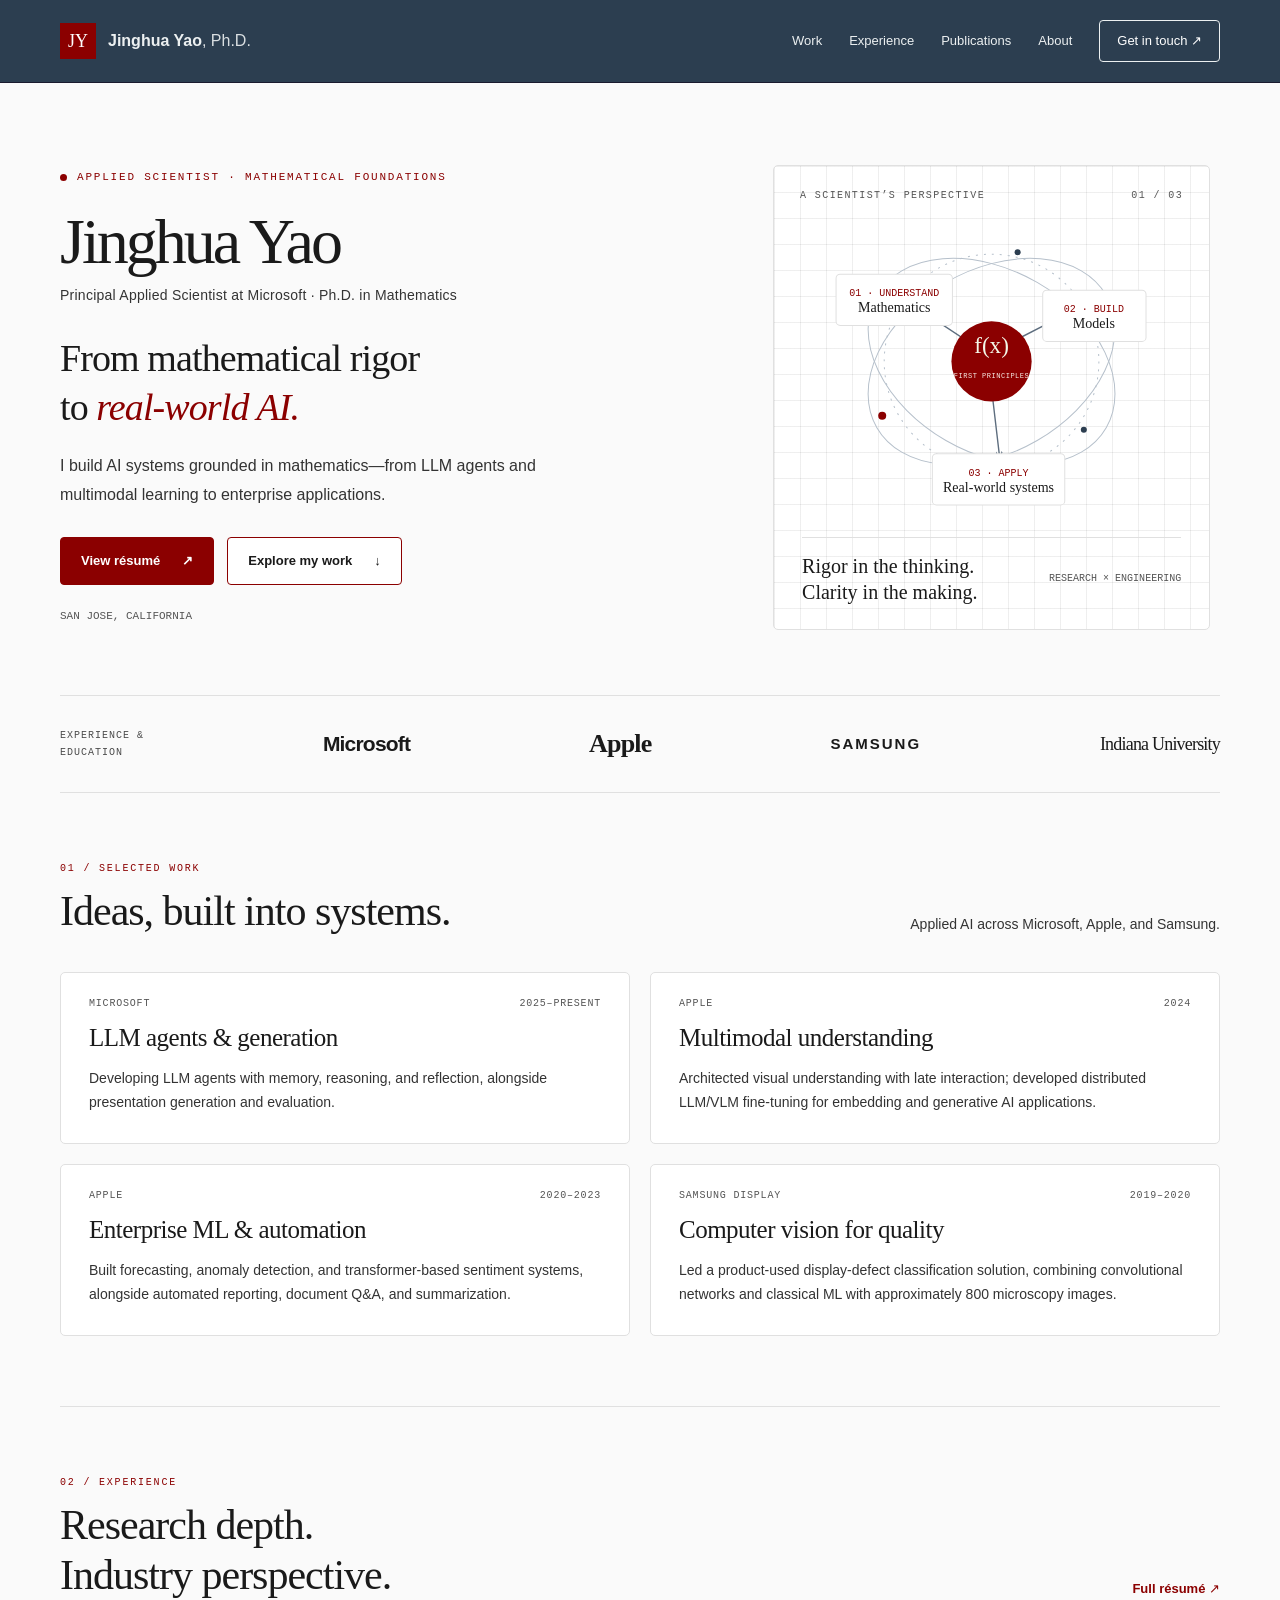
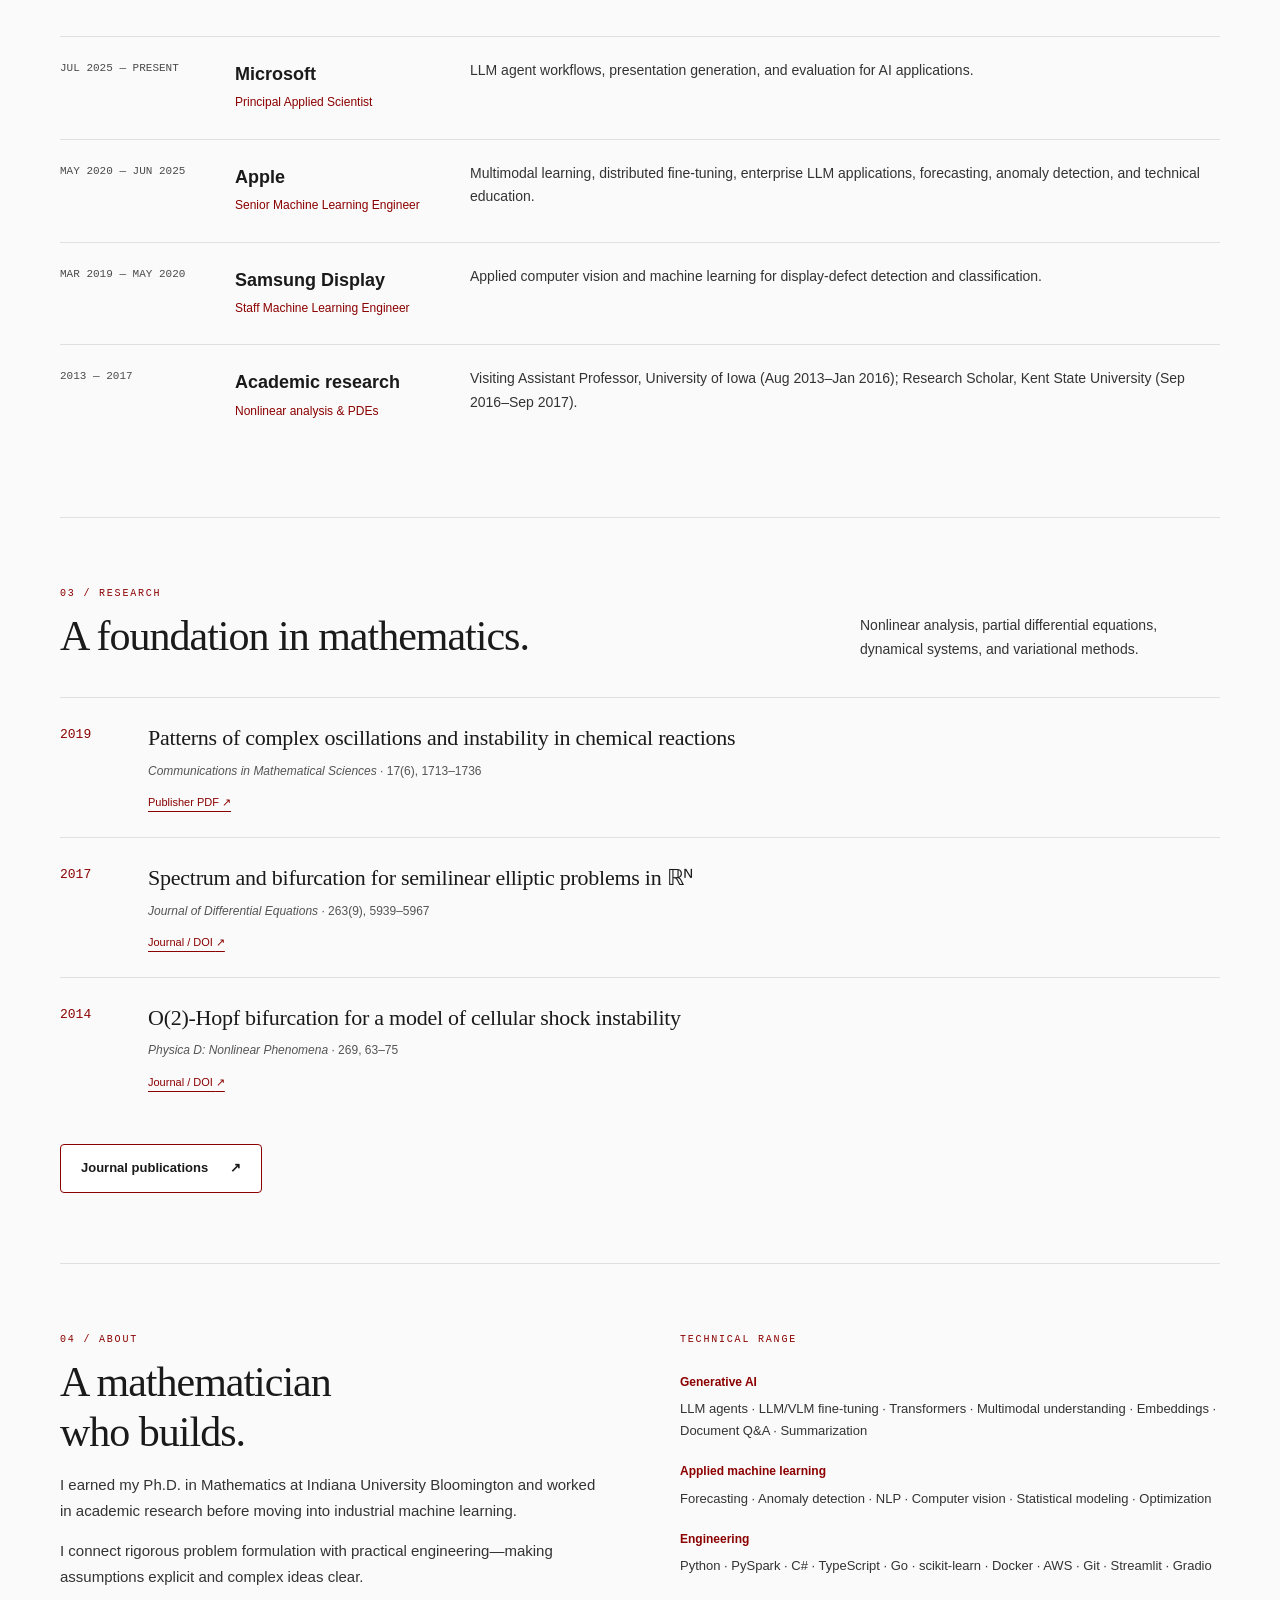
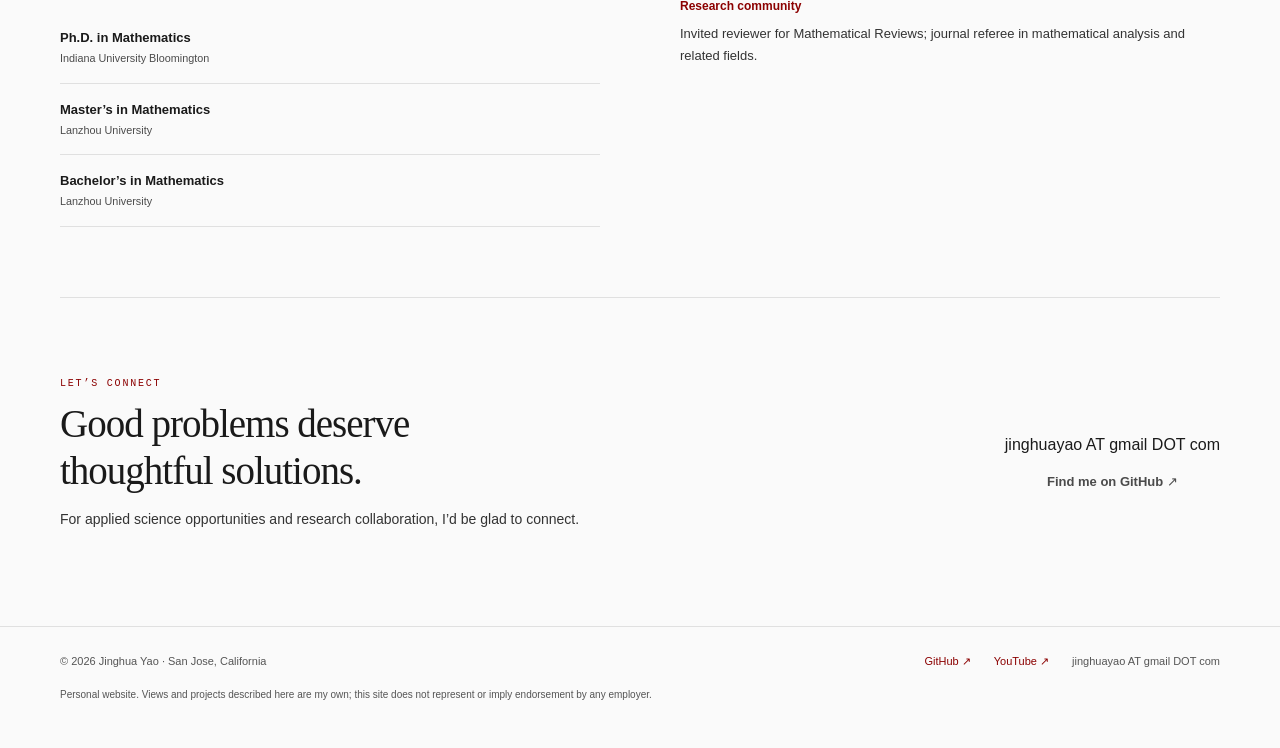
<file: index.html>
<!doctype html>
<html lang="en"><head><meta charset="utf-8"><meta name="viewport" content="width=device-width,initial-scale=1"><meta name="theme-color" content="#2c3e50"><meta name="description" content="Principal Applied Scientist with experience at Microsoft, Apple, and Samsung. LLM agents, multimodal learning, applied ML, and mathematical research."><meta name="author" content="Jinghua Yao"><title>Jinghua Yao, Ph.D. — Applied Science &amp; AI</title><link rel="icon" type="image/svg+xml" href="assets/favicon.svg"><link rel="stylesheet" href="assets/styles.css"><meta property="og:type" content="website"><meta property="og:title" content="Jinghua Yao, Ph.D. — Applied Science &amp; AI"><meta property="og:description" content="Principal Applied Scientist with experience at Microsoft, Apple, and Samsung. LLM agents, multimodal learning, applied ML, and mathematical research."><meta property="og:site_name" content="Jinghua Yao"><meta name="twitter:card" content="summary"><script defer src="assets/main.js"></script></head><body><a class="skip" href="#main">Skip to content</a><header><div class="wrap nav"><a class="brand" href="index.html" aria-label="Jinghua Yao, home"><span class="monogram" aria-hidden="true">JY</span><span>Jinghua Yao<span style="font-weight:400;color:rgba(236,240,241,.9)">, Ph.D.</span></span></a><button class="menu-toggle" aria-expanded="false" aria-controls="site-nav">Menu</button><nav class="nav-links" id="site-nav" aria-label="Main navigation"><a href="index.html#work">Work</a><a href="index.html#experience">Experience</a><a href="publications.html">Publications</a><a href="index.html#about">About</a><a href="index.html#contact" class="nav-contact">Get in touch <span aria-hidden="true">↗</span></a></nav></div></header><main id="main"><div class="wrap"><section class="hero" aria-labelledby="name"><div><div class="eyebrow">Applied scientist · Mathematical foundations</div><h1 class="name" id="name">Jinghua Yao</h1><div class="credentials">Principal Applied Scientist at Microsoft · Ph.D. in Mathematics</div><h2>From mathematical rigor<br>to <em>real-world AI.</em></h2><p class="hero-copy">I build AI systems grounded in mathematics—from LLM agents and multimodal learning to enterprise applications.</p><div class="actions"><a class="button" href="resume.html" target="_blank" rel="noopener">View résumé <span aria-hidden="true">↗</span></a><a class="button secondary" href="#work">Explore my work <span aria-hidden="true">↓</span></a></div><div class="location">SAN JOSE, CALIFORNIA</div></div><div class="hero-art" role="img" aria-label="Mathematical foundations connecting to model development and applied AI systems"><div class="art-top"><span>A SCIENTIST’S PERSPECTIVE</span><span>01 / 03</span></div><svg viewBox="0 0 400 360" aria-hidden="true"><defs><marker id="arrow" viewBox="0 0 10 10" refX="8" refY="5" markerWidth="5" markerHeight="5" orient="auto-start-reverse"><path d="M0 0L10 5L0 10" fill="none" stroke="#5d6d7e" stroke-width="1.5"/></marker></defs><g fill="none" stroke="#b6c0cb" stroke-width="1"><ellipse cx="200" cy="158" rx="132" ry="91" transform="rotate(-30 200 158)"/><ellipse cx="200" cy="158" rx="132" ry="91" transform="rotate(30 200 158)"/><circle cx="200" cy="158" r="107" stroke-dasharray="2 6"/></g><path d="M134 110L196 151L270 113M196 151L208 253" stroke="#5d6d7e" stroke-width="1.4" fill="none" marker-end="url(#arrow)"/><circle cx="200" cy="158" r="40" fill="#8b0000"/><text x="200" y="150" fill="#f3f7e8" font-family="Georgia,serif" font-size="23" text-anchor="middle">f(x)</text><text x="200" y="174" fill="#f8ece5" font-family="monospace" font-size="7" letter-spacing="0.5" text-anchor="middle">FIRST PRINCIPLES</text><rect x="45" y="71" width="116" height="51" rx="4" fill="#ffffff" stroke="#e0e0e0"/><text x="103" y="93" font-family="monospace" font-size="10" fill="#8b0000" text-anchor="middle">01 · UNDERSTAND</text><text x="103" y="109" font-family="Georgia,serif" font-size="14" fill="#1a1a1a" text-anchor="middle">Mathematics</text><rect x="251" y="87" width="103" height="51" rx="4" fill="#ffffff" stroke="#e0e0e0"/><text x="302" y="109" font-family="monospace" font-size="10" fill="#8b0000" text-anchor="middle">02 · BUILD</text><text x="302" y="125" font-family="Georgia,serif" font-size="14" fill="#1a1a1a" text-anchor="middle">Models</text><rect x="141" y="250" width="132" height="51" rx="4" fill="#ffffff" stroke="#e0e0e0"/><text x="207" y="272" font-family="monospace" font-size="10" fill="#8b0000" text-anchor="middle">03 · APPLY</text><text x="207" y="288" font-family="Georgia,serif" font-size="14" fill="#1a1a1a" text-anchor="middle">Real-world systems</text><circle cx="91" cy="212" r="4" fill="#8b0000"/><circle cx="292" cy="226" r="3" fill="#2c3e50"/><circle cx="226" cy="49" r="3" fill="#2c3e50"/></svg><div class="art-caption"><span>Rigor in the thinking.<br>Clarity in the making.</span><small>RESEARCH × ENGINEERING</small></div></div></section><div class="employers" aria-label="Industry and academic background"><span class="label">Experience &amp;<br>education</span><span class="company">Microsoft</span><span class="company apple">Apple</span><span class="company samsung">SAMSUNG</span><span class="company iu">Indiana University</span></div>
<section class="section" id="work" aria-labelledby="work-title"><div class="section-heading"><div><div class="kicker">01 / Selected work</div><h2 id="work-title">Ideas, built into systems.</h2></div><p>Applied AI across Microsoft, Apple, and Samsung.</p></div><div class="work-grid">
<article class="work-card"><div class="work-content"><div class="card-top"><span>Microsoft</span><span>2025–present</span></div><h3>LLM agents &amp; generation</h3><p>Developing LLM agents with memory, reasoning, and reflection, alongside presentation generation and evaluation.</p></div></article>
<article class="work-card"><div class="work-content"><div class="card-top"><span>Apple</span><span>2024</span></div><h3>Multimodal understanding</h3><p>Architected visual understanding with late interaction; developed distributed LLM/VLM fine-tuning for embedding and generative AI applications.</p></div></article>
<article class="work-card"><div class="work-content"><div class="card-top"><span>Apple</span><span>2020–2023</span></div><h3>Enterprise ML &amp; automation</h3><p>Built forecasting, anomaly detection, and transformer-based sentiment systems, alongside automated reporting, document Q&amp;A, and summarization.</p></div></article>
<article class="work-card"><div class="work-content"><div class="card-top"><span>Samsung Display</span><span>2019–2020</span></div><h3>Computer vision for quality</h3><p>Led a product-used display-defect classification solution, combining convolutional networks and classical ML with approximately 800 microscopy images.</p></div></article></div></section>
<section class="section" id="experience" aria-labelledby="experience-title"><div class="section-heading"><div><div class="kicker">02 / Experience</div><h2 id="experience-title">Research depth.<br>Industry perspective.</h2></div><a class="text-link" href="resume.html">Full résumé <span aria-hidden="true">↗</span></a></div><div class="timeline"><div class="timeline-date">JUL 2025 — PRESENT</div><div class="timeline-body"><div><h3>Microsoft</h3><p class="role">Principal Applied Scientist</p></div><p>LLM agent workflows, presentation generation, and evaluation for AI applications.</p></div><div class="timeline-date">MAY 2020 — JUN 2025</div><div class="timeline-body"><div><h3>Apple</h3><p class="role">Senior Machine Learning Engineer</p></div><p>Multimodal learning, distributed fine-tuning, enterprise LLM applications, forecasting, anomaly detection, and technical education.</p></div><div class="timeline-date">MAR 2019 — MAY 2020</div><div class="timeline-body"><div><h3>Samsung Display</h3><p class="role">Staff Machine Learning Engineer</p></div><p>Applied computer vision and machine learning for display-defect detection and classification.</p></div><div class="timeline-date">2013 — 2017</div><div class="timeline-body"><div><h3>Academic research</h3><p class="role">Nonlinear analysis &amp; PDEs</p></div><p>Visiting Assistant Professor, University of Iowa (Aug 2013–Jan 2016); Research Scholar, Kent State University (Sep 2016–Sep 2017).</p></div></div>
</section>
<section class="section" id="research" aria-labelledby="research-title"><div class="section-heading"><div><div class="kicker">03 / Research</div><h2 id="research-title">A foundation in mathematics.</h2></div><p>Nonlinear analysis, partial differential equations, dynamical systems, and variational methods.</p></div><div class="publication-list"><article class="pub" id="chemical-reactions" data-year="2019" data-category="Dynamics &amp; bifurcation"><div class="pub-year">2019</div><div><h3><a href="https://intlpress.com/site/pub/files/_fulltext/journals/cms/2019/0017/0006/CMS-2019-0017-0006-a010.pdf" target="_blank" rel="noopener noreferrer">Patterns of complex oscillations and instability in chemical reactions</a></h3><p class="venue"><em>Communications in Mathematical Sciences</em> · 17(6), 1713–1736</p><div class="pub-links"><a href="https://intlpress.com/site/pub/files/_fulltext/journals/cms/2019/0017/0006/CMS-2019-0017-0006-a010.pdf" target="_blank" rel="noopener noreferrer">Publisher PDF <span aria-hidden="true">↗</span></a></div></div></article><article class="pub" id="spectrum-bifurcation" data-year="2017" data-category="Variational methods &amp; PDEs"><div class="pub-year">2017</div><div><h3><a href="https://doi.org/10.1016/j.jde.2017.07.004" target="_blank" rel="noopener noreferrer">Spectrum and bifurcation for semilinear elliptic problems in ℝᴺ</a></h3><p class="venue"><em>Journal of Differential Equations</em> · 263(9), 5939–5967</p><div class="pub-links"><a href="https://doi.org/10.1016/j.jde.2017.07.004" target="_blank" rel="noopener noreferrer">Journal / DOI <span aria-hidden="true">↗</span></a></div></div></article><article class="pub" id="cellular-shock" data-year="2014" data-category="Dynamics &amp; bifurcation"><div class="pub-year">2014</div><div><h3><a href="https://doi.org/10.1016/j.physd.2013.11.005" target="_blank" rel="noopener noreferrer">O(2)-Hopf bifurcation for a model of cellular shock instability</a></h3><p class="venue"><em>Physica D: Nonlinear Phenomena</em> · 269, 63–75</p><div class="pub-links"><a href="https://doi.org/10.1016/j.physd.2013.11.005" target="_blank" rel="noopener noreferrer">Journal / DOI <span aria-hidden="true">↗</span></a></div></div></article></div><div class="actions"><a class="button secondary" href="publications.html">Journal publications <span aria-hidden="true">↗</span></a></div></section>
<section class="section about" id="about" aria-labelledby="about-title"><div><div class="kicker">04 / About</div><h2 id="about-title">A mathematician<br>who builds.</h2><p>I earned my Ph.D. in Mathematics at Indiana University Bloomington and worked in academic research before moving into industrial machine learning.</p><p>I connect rigorous problem formulation with practical engineering—making assumptions explicit and complex ideas clear.</p><div class="education"><div><span><strong>Ph.D. in Mathematics</strong><small>Indiana University Bloomington</small></span></div><div><span><strong>Master’s in Mathematics</strong><small>Lanzhou University</small></span></div><div><span><strong>Bachelor’s in Mathematics</strong><small>Lanzhou University</small></span></div></div></div><div><div class="kicker">Technical range</div><div class="skills"><h3>Generative AI</h3><p>LLM agents · LLM/VLM fine-tuning · Transformers · Multimodal understanding · Embeddings · Document Q&amp;A · Summarization</p><h3>Applied machine learning</h3><p>Forecasting · Anomaly detection · NLP · Computer vision · Statistical modeling · Optimization</p><h3>Engineering</h3><p>Python · PySpark · C# · TypeScript · Go · scikit-learn · Docker · AWS · Git · Streamlit · Gradio</p><h3>Research community</h3><p>Invited reviewer for Mathematical Reviews; journal referee in mathematical analysis and related fields.</p></div></div></section>
<section class="contact" id="contact" aria-labelledby="contact-title"><div><div class="kicker">Let’s connect</div><h2 id="contact-title">Good problems deserve<br>thoughtful solutions.</h2><p>For applied science opportunities and research collaboration, I’d be glad to connect.</p></div><div class="actions"><span class="email-address">jinghuayao AT gmail DOT com</span><a class="text-link" href="https://github.com/jinghuayao">Find me on GitHub ↗</a></div></section></div></main><footer><div class="wrap"><div class="footer-row"><span>© 2026 Jinghua Yao · San Jose, California</span><div class="footer-links"><a href="https://github.com/jinghuayao">GitHub ↗</a><a href="https://www.youtube.com/@codeyao9796">YouTube ↗</a><span>jinghuayao AT gmail DOT com</span></div></div><p class="footer-note">Personal website. Views and projects described here are my own; this site does not represent or imply endorsement by any employer.</p></div></footer></body></html>
</file>
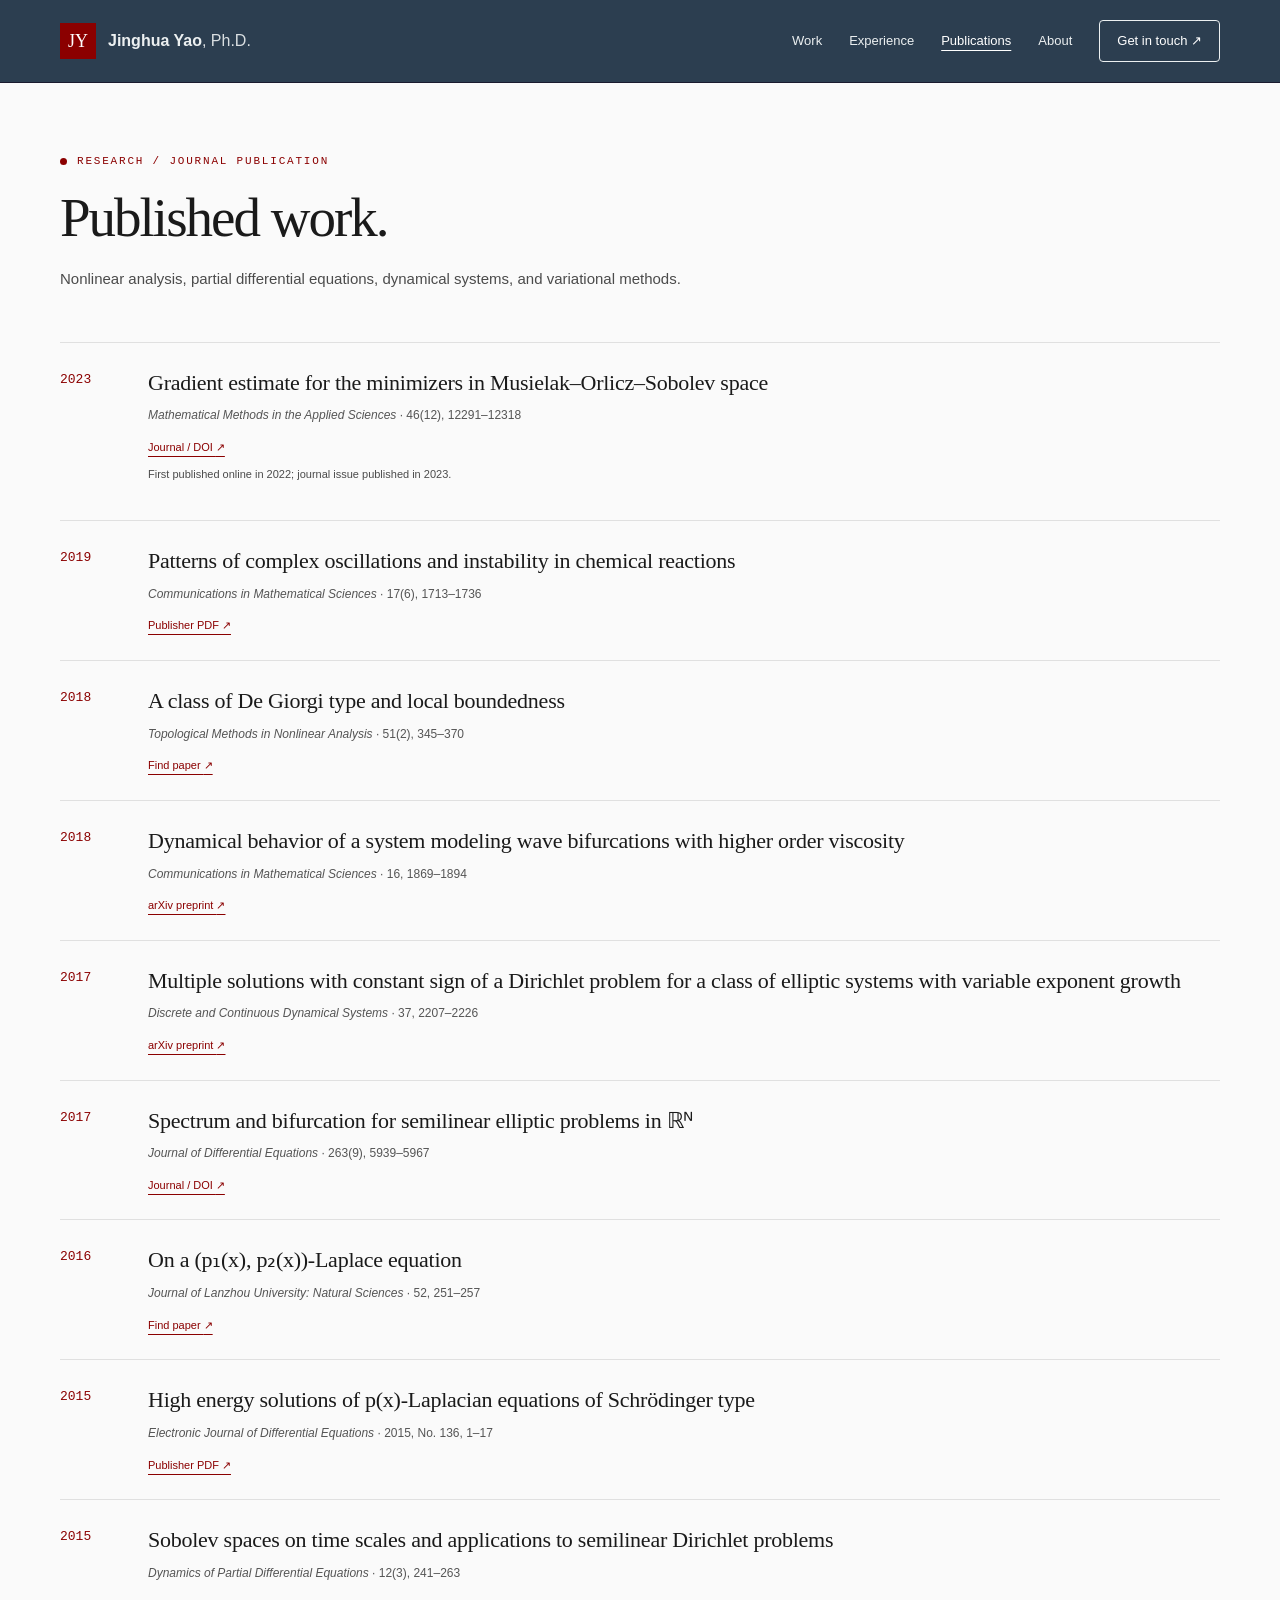
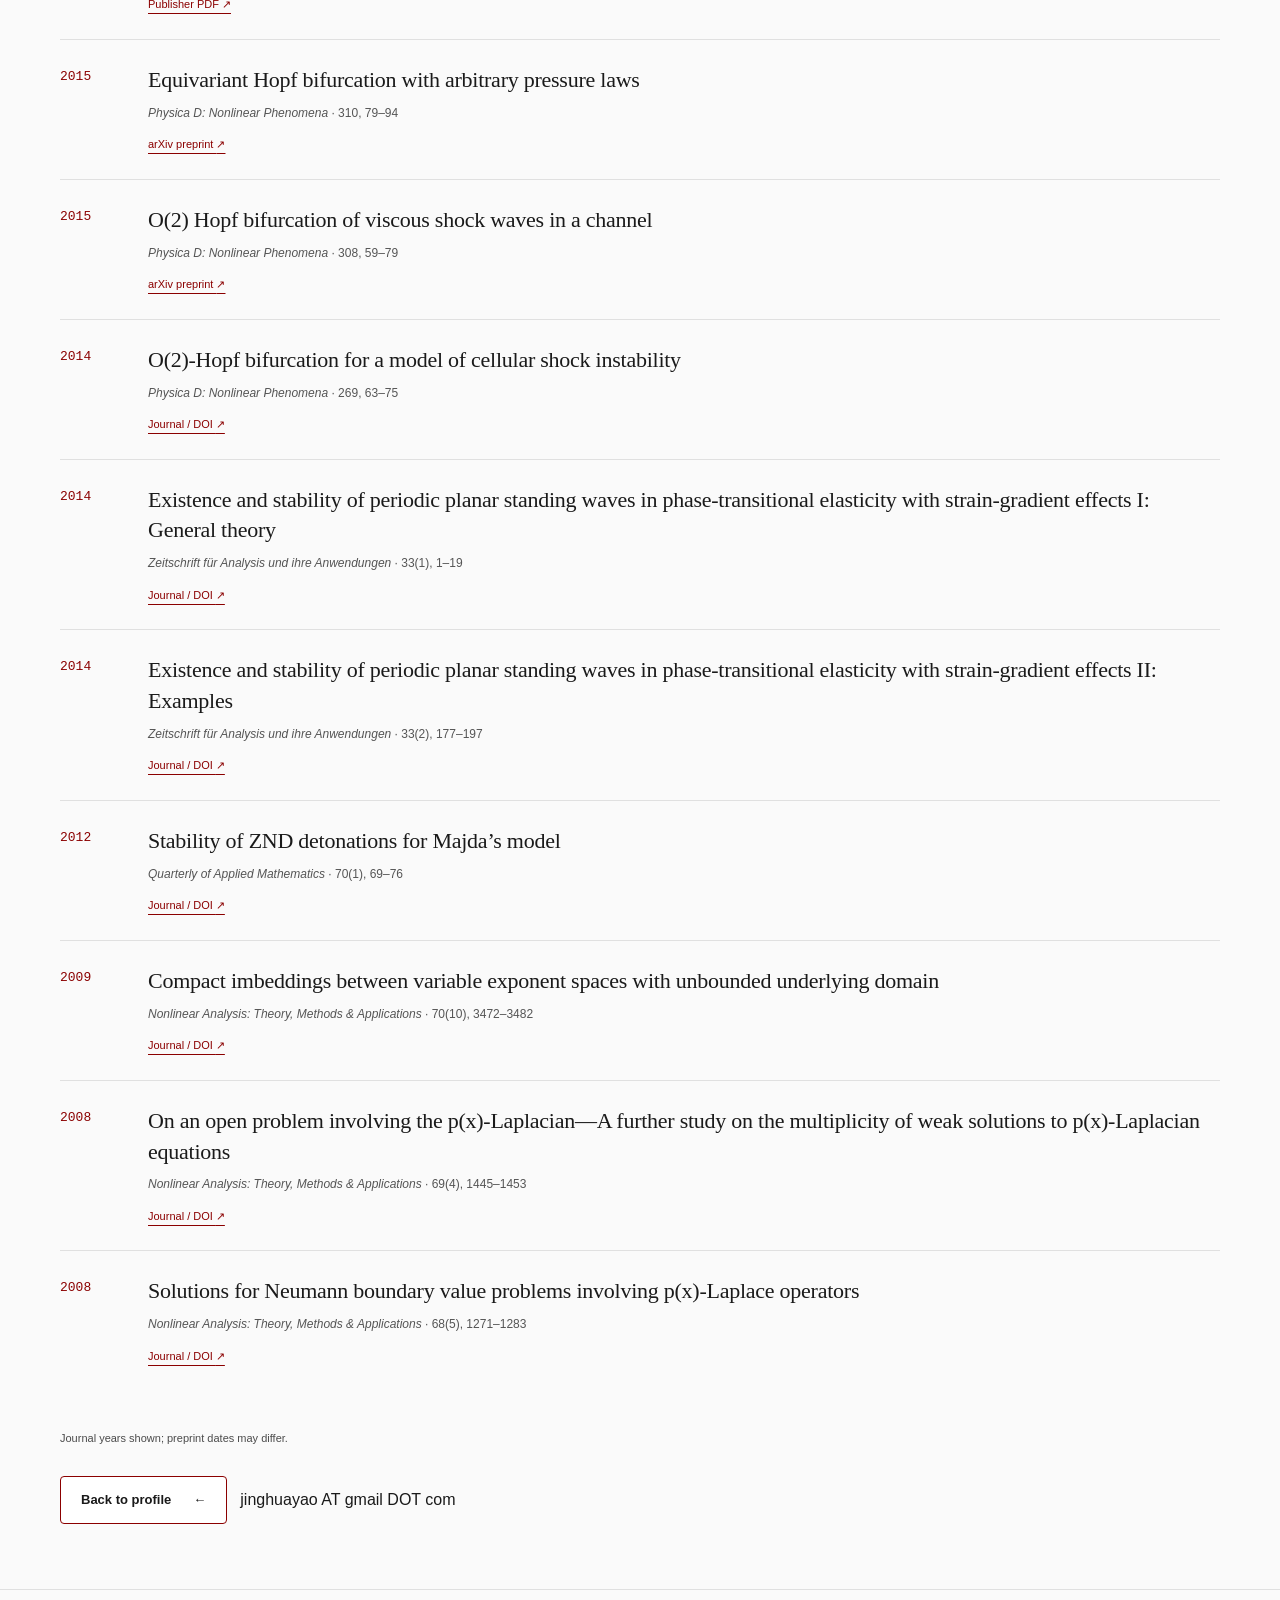
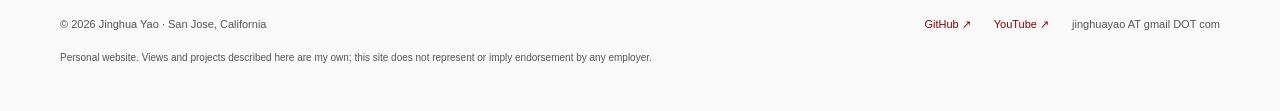
<file: publications.html>
<!doctype html>
<html lang="en"><head><meta charset="utf-8"><meta name="viewport" content="width=device-width,initial-scale=1"><meta name="theme-color" content="#2c3e50"><meta name="description" content="Journal publications by Jinghua Yao and coauthors in nonlinear analysis, PDEs, dynamical systems, and variational methods."><meta name="author" content="Jinghua Yao"><title>Publications — Jinghua Yao</title><link rel="icon" type="image/svg+xml" href="assets/favicon.svg"><link rel="stylesheet" href="assets/styles.css"><meta property="og:type" content="website"><meta property="og:title" content="Publications — Jinghua Yao"><meta property="og:description" content="Journal publications by Jinghua Yao and coauthors in nonlinear analysis, PDEs, dynamical systems, and variational methods."><meta property="og:site_name" content="Jinghua Yao"><meta name="twitter:card" content="summary"><script defer src="assets/main.js"></script></head><body><a class="skip" href="#main">Skip to content</a><header><div class="wrap nav"><a class="brand" href="index.html" aria-label="Jinghua Yao, home"><span class="monogram" aria-hidden="true">JY</span><span>Jinghua Yao<span style="font-weight:400;color:rgba(236,240,241,.9)">, Ph.D.</span></span></a><button class="menu-toggle" aria-expanded="false" aria-controls="site-nav">Menu</button><nav class="nav-links" id="site-nav" aria-label="Main navigation"><a href="index.html#work">Work</a><a href="index.html#experience">Experience</a><a href="publications.html" aria-current="page">Publications</a><a href="index.html#about">About</a><a href="index.html#contact" class="nav-contact">Get in touch <span aria-hidden="true">↗</span></a></nav></div></header><main id="main" class="wrap"><section class="research-hero"><div class="eyebrow">Research / Journal publication</div><h1>Published work.</h1><p>Nonlinear analysis, partial differential equations, dynamical systems, and variational methods.</p></section><div class="research-list"><article class="pub" id="gradient-estimate" data-year="2023" data-category="Function spaces &amp; regularity"><div class="pub-year">2023</div><div><h3><a href="https://doi.org/10.1002/mma.8762" target="_blank" rel="noopener noreferrer">Gradient estimate for the minimizers in Musielak–Orlicz–Sobolev space</a></h3><p class="venue"><em>Mathematical Methods in the Applied Sciences</em> · 46(12), 12291–12318</p><div class="pub-links"><a href="https://doi.org/10.1002/mma.8762" target="_blank" rel="noopener noreferrer">Journal / DOI <span aria-hidden="true">↗</span></a></div><p class="pub-note">First published online in 2022; journal issue published in 2023.</p></div></article><article class="pub" id="chemical-reactions" data-year="2019" data-category="Dynamics &amp; bifurcation"><div class="pub-year">2019</div><div><h3><a href="https://intlpress.com/site/pub/files/_fulltext/journals/cms/2019/0017/0006/CMS-2019-0017-0006-a010.pdf" target="_blank" rel="noopener noreferrer">Patterns of complex oscillations and instability in chemical reactions</a></h3><p class="venue"><em>Communications in Mathematical Sciences</em> · 17(6), 1713–1736</p><div class="pub-links"><a href="https://intlpress.com/site/pub/files/_fulltext/journals/cms/2019/0017/0006/CMS-2019-0017-0006-a010.pdf" target="_blank" rel="noopener noreferrer">Publisher PDF <span aria-hidden="true">↗</span></a></div></div></article><article class="pub" id="de-giorgi" data-year="2018" data-category="Function spaces &amp; regularity"><div class="pub-year">2018</div><div><h3><a href="https://scholar.google.com/scholar?q=A+class+of+De+Giorgi+type+and+local+boundedness+Liu+Yao" target="_blank" rel="noopener noreferrer">A class of De Giorgi type and local boundedness</a></h3><p class="venue"><em>Topological Methods in Nonlinear Analysis</em> · 51(2), 345–370</p><div class="pub-links"><a href="https://scholar.google.com/scholar?q=A+class+of+De+Giorgi+type+and+local+boundedness+Liu+Yao" target="_blank" rel="noopener noreferrer">Find paper <span aria-hidden="true">↗</span></a></div></div></article><article class="pub" id="wave-bifurcations" data-year="2018" data-category="Dynamics &amp; bifurcation"><div class="pub-year">2018</div><div><h3><a href="https://arxiv.org/abs/1406.5264" target="_blank" rel="noopener noreferrer">Dynamical behavior of a system modeling wave bifurcations with higher order viscosity</a></h3><p class="venue"><em>Communications in Mathematical Sciences</em> · 16, 1869–1894</p><div class="pub-links"><a href="https://arxiv.org/abs/1406.5264" target="_blank" rel="noopener noreferrer">arXiv preprint <span aria-hidden="true">↗</span></a></div></div></article><article class="pub" id="constant-sign" data-year="2017" data-category="Variational methods &amp; PDEs"><div class="pub-year">2017</div><div><h3><a href="https://arxiv.org/abs/1607.00584" target="_blank" rel="noopener noreferrer">Multiple solutions with constant sign of a Dirichlet problem for a class of elliptic systems with variable exponent growth</a></h3><p class="venue"><em>Discrete and Continuous Dynamical Systems</em> · 37, 2207–2226</p><div class="pub-links"><a href="https://arxiv.org/abs/1607.00584" target="_blank" rel="noopener noreferrer">arXiv preprint <span aria-hidden="true">↗</span></a></div></div></article><article class="pub" id="spectrum-bifurcation" data-year="2017" data-category="Variational methods &amp; PDEs"><div class="pub-year">2017</div><div><h3><a href="https://doi.org/10.1016/j.jde.2017.07.004" target="_blank" rel="noopener noreferrer">Spectrum and bifurcation for semilinear elliptic problems in ℝᴺ</a></h3><p class="venue"><em>Journal of Differential Equations</em> · 263(9), 5939–5967</p><div class="pub-links"><a href="https://doi.org/10.1016/j.jde.2017.07.004" target="_blank" rel="noopener noreferrer">Journal / DOI <span aria-hidden="true">↗</span></a></div></div></article><article class="pub" id="two-exponents" data-year="2016" data-category="Variational methods &amp; PDEs"><div class="pub-year">2016</div><div><h3><a href="https://scholar.google.com/scholar?q=Liu+Wang+Yao+Laplace+Lanzhou+2016+251+257" target="_blank" rel="noopener noreferrer">On a (p₁(x), p₂(x))-Laplace equation</a></h3><p class="venue"><em>Journal of Lanzhou University: Natural Sciences</em> · 52, 251–257</p><div class="pub-links"><a href="https://scholar.google.com/scholar?q=Liu+Wang+Yao+Laplace+Lanzhou+2016+251+257" target="_blank" rel="noopener noreferrer">Find paper <span aria-hidden="true">↗</span></a></div></div></article><article class="pub" id="high-energy" data-year="2015" data-category="Variational methods &amp; PDEs"><div class="pub-year">2015</div><div><h3><a href="https://ejde.math.txstate.edu/Volumes/2015/136/wang.pdf" target="_blank" rel="noopener noreferrer">High energy solutions of p(x)-Laplacian equations of Schrödinger type</a></h3><p class="venue"><em>Electronic Journal of Differential Equations</em> · 2015, No. 136, 1–17</p><div class="pub-links"><a href="https://ejde.math.txstate.edu/Volumes/2015/136/wang.pdf" target="_blank" rel="noopener noreferrer">Publisher PDF <span aria-hidden="true">↗</span></a></div></div></article><article class="pub" id="time-scales" data-year="2015" data-category="Function spaces &amp; regularity"><div class="pub-year">2015</div><div><h3><a href="https://intlpress.com/api/bgcloud-front/resource/pdf/volume/1805801773963034626-1805801773963034626-674eb5a343b26674c5cbe428e5b6ac3f.pdf" target="_blank" rel="noopener noreferrer">Sobolev spaces on time scales and applications to semilinear Dirichlet problems</a></h3><p class="venue"><em>Dynamics of Partial Differential Equations</em> · 12(3), 241–263</p><div class="pub-links"><a href="https://intlpress.com/api/bgcloud-front/resource/pdf/volume/1805801773963034626-1805801773963034626-674eb5a343b26674c5cbe428e5b6ac3f.pdf" target="_blank" rel="noopener noreferrer">Publisher PDF <span aria-hidden="true">↗</span></a></div></div></article><article class="pub" id="pressure-laws" data-year="2015" data-category="Dynamics &amp; bifurcation"><div class="pub-year">2015</div><div><h3><a href="https://arxiv.org/abs/1312.4248" target="_blank" rel="noopener noreferrer">Equivariant Hopf bifurcation with arbitrary pressure laws</a></h3><p class="venue"><em>Physica D: Nonlinear Phenomena</em> · 310, 79–94</p><div class="pub-links"><a href="https://arxiv.org/abs/1312.4248" target="_blank" rel="noopener noreferrer">arXiv preprint <span aria-hidden="true">↗</span></a></div></div></article><article class="pub" id="viscous-shock" data-year="2015" data-category="Dynamics &amp; bifurcation"><div class="pub-year">2015</div><div><h3><a href="https://arxiv.org/abs/1401.2197" target="_blank" rel="noopener noreferrer">O(2) Hopf bifurcation of viscous shock waves in a channel</a></h3><p class="venue"><em>Physica D: Nonlinear Phenomena</em> · 308, 59–79</p><div class="pub-links"><a href="https://arxiv.org/abs/1401.2197" target="_blank" rel="noopener noreferrer">arXiv preprint <span aria-hidden="true">↗</span></a></div></div></article><article class="pub" id="cellular-shock" data-year="2014" data-category="Dynamics &amp; bifurcation"><div class="pub-year">2014</div><div><h3><a href="https://doi.org/10.1016/j.physd.2013.11.005" target="_blank" rel="noopener noreferrer">O(2)-Hopf bifurcation for a model of cellular shock instability</a></h3><p class="venue"><em>Physica D: Nonlinear Phenomena</em> · 269, 63–75</p><div class="pub-links"><a href="https://doi.org/10.1016/j.physd.2013.11.005" target="_blank" rel="noopener noreferrer">Journal / DOI <span aria-hidden="true">↗</span></a></div></div></article><article class="pub" id="standing-waves-i" data-year="2014" data-category="Variational methods &amp; PDEs"><div class="pub-year">2014</div><div><h3><a href="https://doi.org/10.4171/ZAA/1496" target="_blank" rel="noopener noreferrer">Existence and stability of periodic planar standing waves in phase-transitional elasticity with strain-gradient effects I: General theory</a></h3><p class="venue"><em>Zeitschrift für Analysis und ihre Anwendungen</em> · 33(1), 1–19</p><div class="pub-links"><a href="https://doi.org/10.4171/ZAA/1496" target="_blank" rel="noopener noreferrer">Journal / DOI <span aria-hidden="true">↗</span></a></div></div></article><article class="pub" id="standing-waves-ii" data-year="2014" data-category="Variational methods &amp; PDEs"><div class="pub-year">2014</div><div><h3><a href="https://doi.org/10.4171/ZAA/1506" target="_blank" rel="noopener noreferrer">Existence and stability of periodic planar standing waves in phase-transitional elasticity with strain-gradient effects II: Examples</a></h3><p class="venue"><em>Zeitschrift für Analysis und ihre Anwendungen</em> · 33(2), 177–197</p><div class="pub-links"><a href="https://doi.org/10.4171/ZAA/1506" target="_blank" rel="noopener noreferrer">Journal / DOI <span aria-hidden="true">↗</span></a></div></div></article><article class="pub" id="znd-detonations" data-year="2012" data-category="Dynamics &amp; bifurcation"><div class="pub-year">2012</div><div><h3><a href="https://doi.org/10.1090/S0033-569X-2011-01232-3" target="_blank" rel="noopener noreferrer">Stability of ZND detonations for Majda’s model</a></h3><p class="venue"><em>Quarterly of Applied Mathematics</em> · 70(1), 69–76</p><div class="pub-links"><a href="https://doi.org/10.1090/S0033-569X-2011-01232-3" target="_blank" rel="noopener noreferrer">Journal / DOI <span aria-hidden="true">↗</span></a></div></div></article><article class="pub" id="compact-imbeddings" data-year="2009" data-category="Function spaces &amp; regularity"><div class="pub-year">2009</div><div><h3><a href="https://doi.org/10.1016/j.na.2008.07.005" target="_blank" rel="noopener noreferrer">Compact imbeddings between variable exponent spaces with unbounded underlying domain</a></h3><p class="venue"><em>Nonlinear Analysis: Theory, Methods &amp; Applications</em> · 70(10), 3472–3482</p><div class="pub-links"><a href="https://doi.org/10.1016/j.na.2008.07.005" target="_blank" rel="noopener noreferrer">Journal / DOI <span aria-hidden="true">↗</span></a></div></div></article><article class="pub" id="open-problem" data-year="2008" data-category="Variational methods &amp; PDEs"><div class="pub-year">2008</div><div><h3><a href="https://doi.org/10.1016/j.na.2007.06.044" target="_blank" rel="noopener noreferrer">On an open problem involving the p(x)-Laplacian—A further study on the multiplicity of weak solutions to p(x)-Laplacian equations</a></h3><p class="venue"><em>Nonlinear Analysis: Theory, Methods &amp; Applications</em> · 69(4), 1445–1453</p><div class="pub-links"><a href="https://doi.org/10.1016/j.na.2007.06.044" target="_blank" rel="noopener noreferrer">Journal / DOI <span aria-hidden="true">↗</span></a></div></div></article><article class="pub" id="neumann-problems" data-year="2008" data-category="Variational methods &amp; PDEs"><div class="pub-year">2008</div><div><h3><a href="https://doi.org/10.1016/j.na.2006.12.020" target="_blank" rel="noopener noreferrer">Solutions for Neumann boundary value problems involving p(x)-Laplace operators</a></h3><p class="venue"><em>Nonlinear Analysis: Theory, Methods &amp; Applications</em> · 68(5), 1271–1283</p><div class="pub-links"><a href="https://doi.org/10.1016/j.na.2006.12.020" target="_blank" rel="noopener noreferrer">Journal / DOI <span aria-hidden="true">↗</span></a></div></div></article></div><p class="pub-note">Journal years shown; preprint dates may differ.</p><div class="actions" style="margin-bottom:65px"><a class="button secondary" href="index.html">Back to profile <span aria-hidden="true">←</span></a><span class="email-address">jinghuayao AT gmail DOT com</span></div></main><footer><div class="wrap"><div class="footer-row"><span>© 2026 Jinghua Yao · San Jose, California</span><div class="footer-links"><a href="https://github.com/jinghuayao">GitHub ↗</a><a href="https://www.youtube.com/@codeyao9796">YouTube ↗</a><span>jinghuayao AT gmail DOT com</span></div></div><p class="footer-note">Personal website. Views and projects described here are my own; this site does not represent or imply endorsement by any employer.</p></div></footer></body></html>
</file>
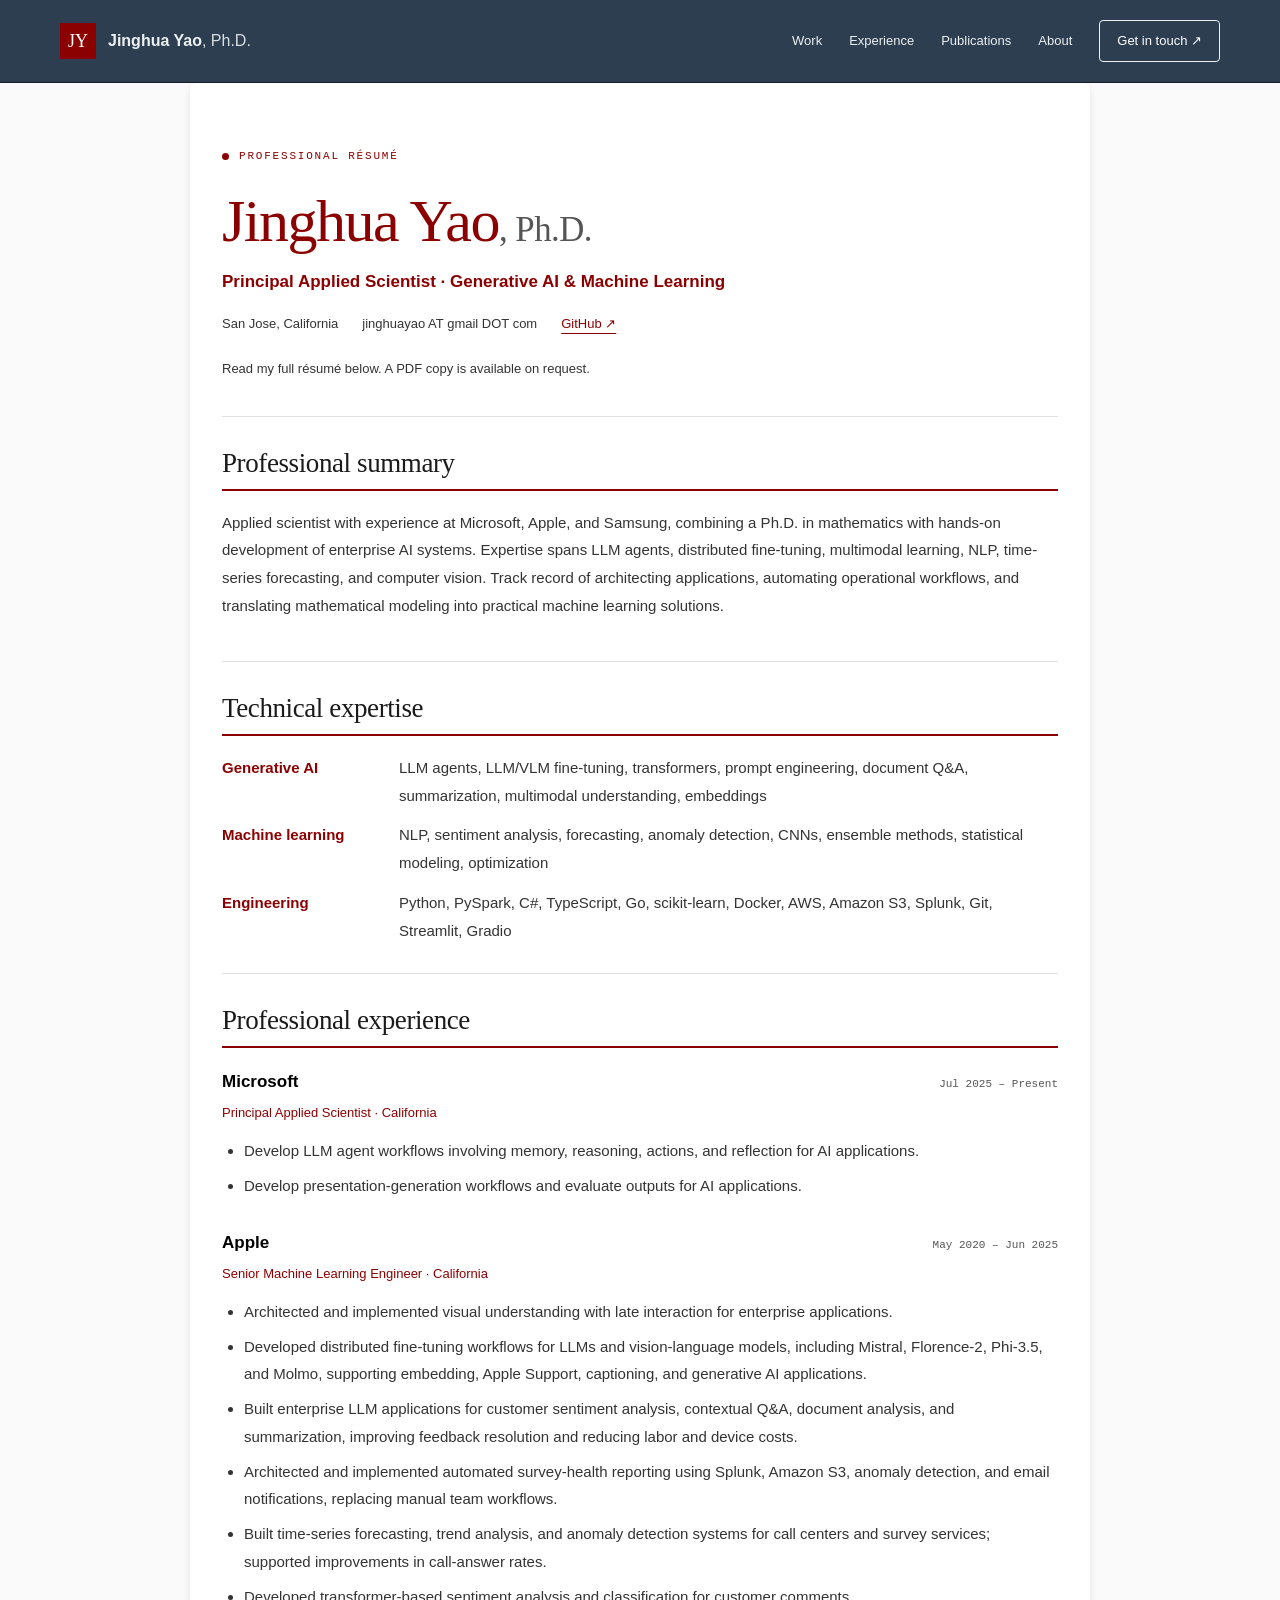
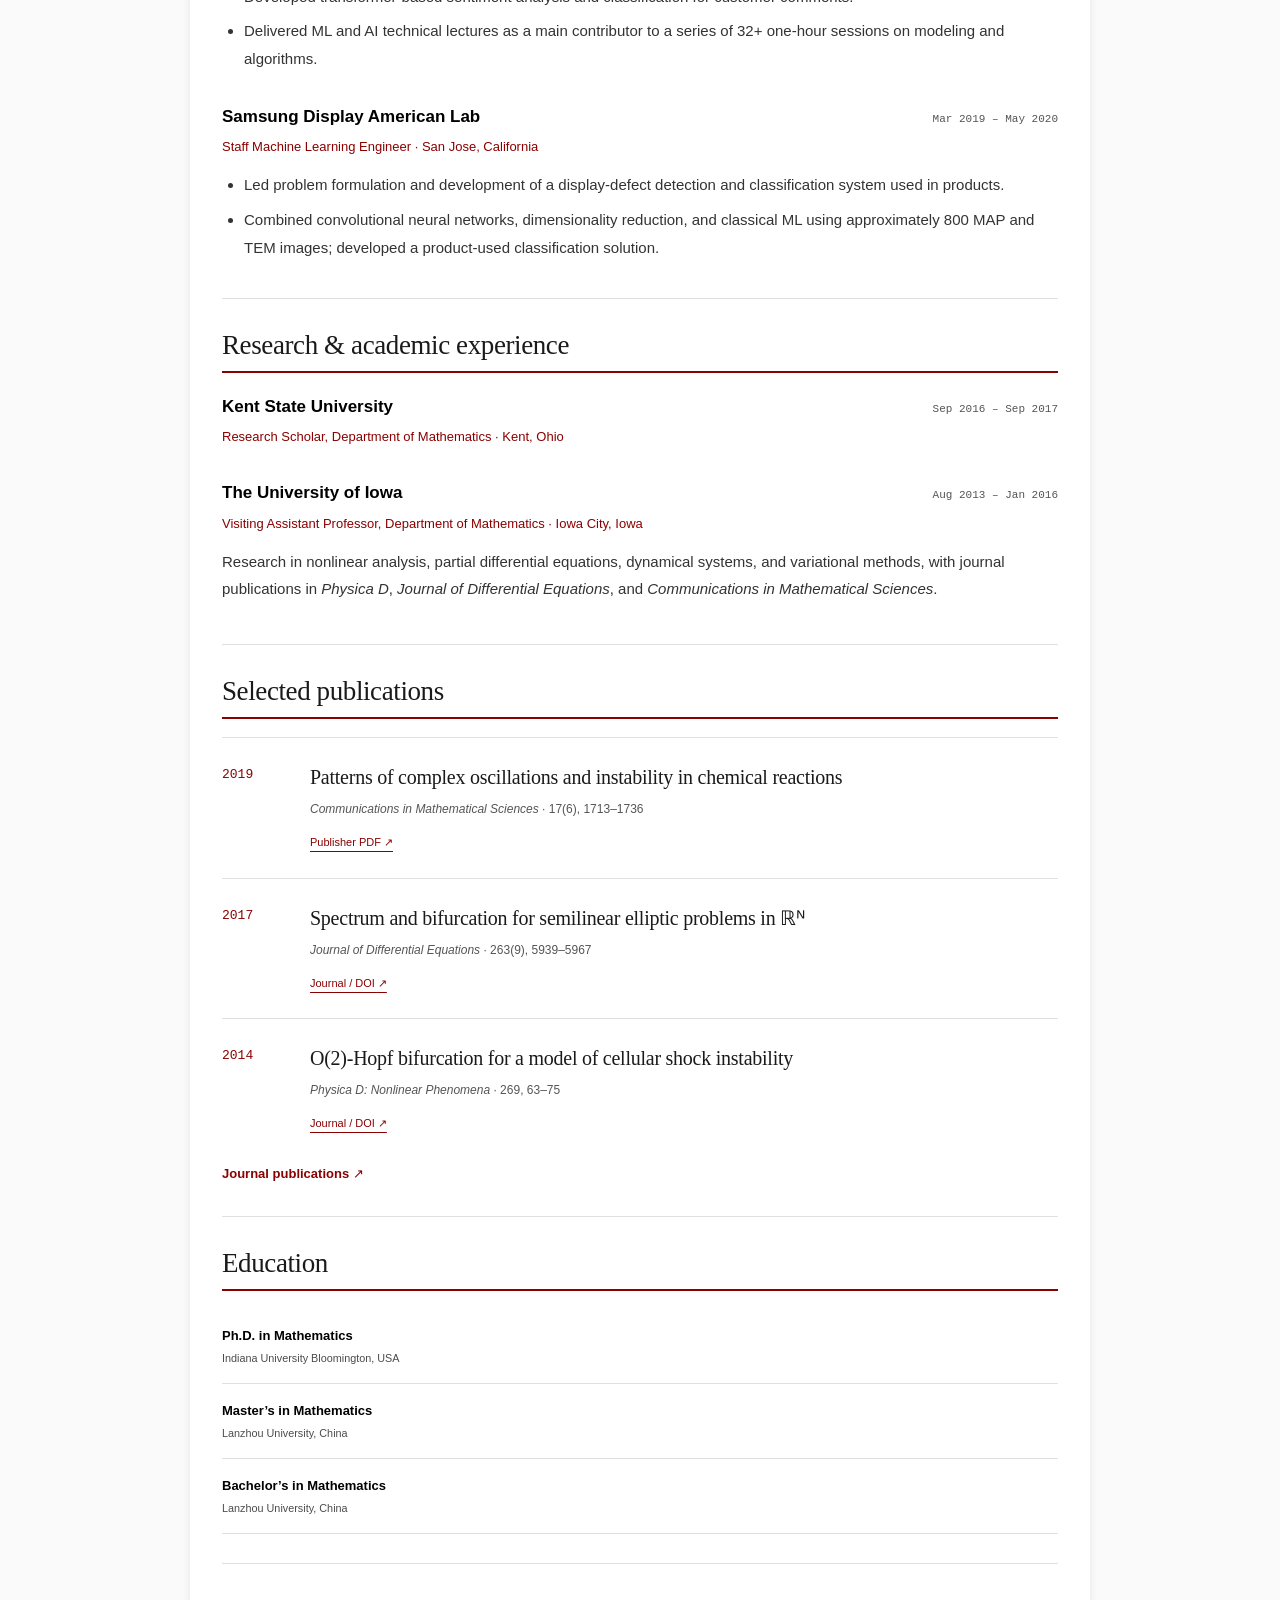
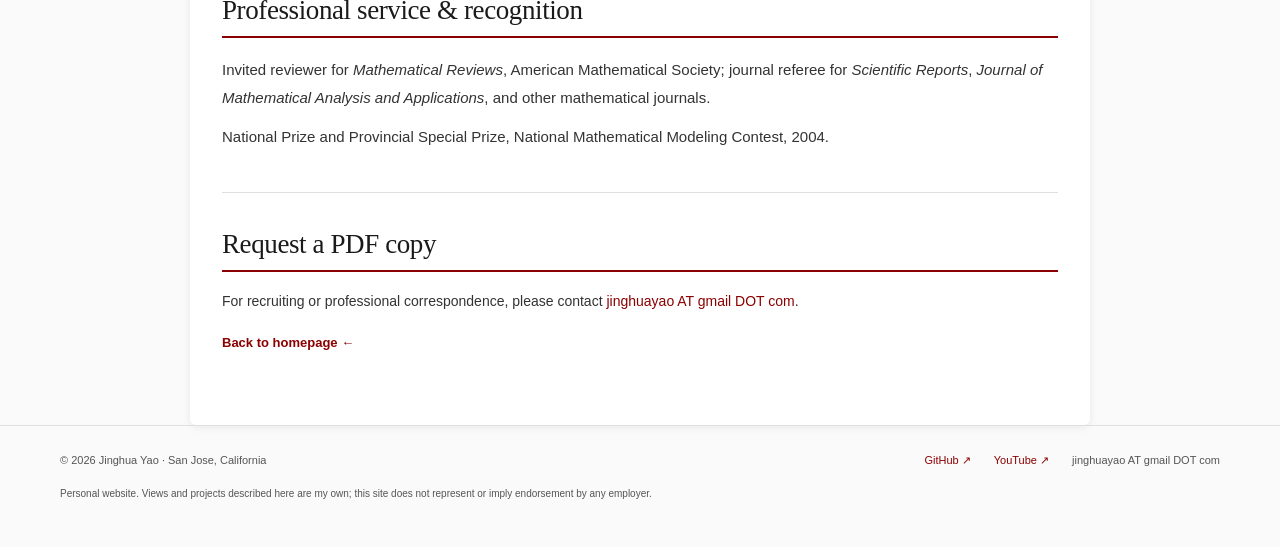
<file: resume.html>
<!doctype html>
<html lang="en"><head><meta charset="utf-8"><meta name="viewport" content="width=device-width,initial-scale=1"><meta name="theme-color" content="#2c3e50"><meta name="description" content="Full professional résumé of Jinghua Yao: applied science, machine learning, research, education, and publications."><meta name="author" content="Jinghua Yao"><title>Résumé — Jinghua Yao</title><link rel="icon" type="image/svg+xml" href="assets/favicon.svg"><link rel="stylesheet" href="assets/styles.css"><link rel="stylesheet" href="assets/resume.css"><meta property="og:type" content="website"><meta property="og:title" content="Résumé — Jinghua Yao"><meta property="og:description" content="Full professional résumé of Jinghua Yao: applied science, machine learning, research, education, and publications."><meta property="og:site_name" content="Jinghua Yao"><meta name="twitter:card" content="summary"><script defer src="assets/main.js"></script></head><body><a class="skip" href="#main">Skip to content</a><header><div class="wrap nav"><a class="brand" href="index.html" aria-label="Jinghua Yao, home"><span class="monogram" aria-hidden="true">JY</span><span>Jinghua Yao<span style="font-weight:400;color:rgba(236,240,241,.9)">, Ph.D.</span></span></a><button class="menu-toggle" aria-expanded="false" aria-controls="site-nav">Menu</button><nav class="nav-links" id="site-nav" aria-label="Main navigation"><a href="index.html#work">Work</a><a href="index.html#experience">Experience</a><a href="publications.html">Publications</a><a href="index.html#about">About</a><a href="index.html#contact" class="nav-contact">Get in touch <span aria-hidden="true">↗</span></a></nav></div></header><main id="main" class="wrap resume-page">
  <div class="resume-heading">
    <div class="eyebrow">Professional résumé</div>
    <h1>Jinghua Yao<span>, Ph.D.</span></h1>
    <p class="resume-subtitle">Principal Applied Scientist · Generative AI &amp; Machine Learning</p>
    <div class="resume-contact"><span>San Jose, California</span><span>jinghuayao AT gmail DOT com</span><a href="https://github.com/jinghuayao">GitHub ↗</a></div>
    <p class="resume-note">Read my full résumé below. A PDF copy is available on request.</p>
  </div>

  <section class="resume-section" aria-labelledby="resume-summary">
    <h2 id="resume-summary">Professional summary</h2>
    <p>Applied scientist with experience at Microsoft, Apple, and Samsung, combining a Ph.D. in mathematics with hands-on development of enterprise AI systems. Expertise spans LLM agents, distributed fine-tuning, multimodal learning, NLP, time-series forecasting, and computer vision. Track record of architecting applications, automating operational workflows, and translating mathematical modeling into practical machine learning solutions.</p>
  </section>

  <section class="resume-section" aria-labelledby="resume-skills">
    <h2 id="resume-skills">Technical expertise</h2>
    <dl class="resume-skills">
      <dt>Generative AI</dt><dd>LLM agents, LLM/VLM fine-tuning, transformers, prompt engineering, document Q&amp;A, summarization, multimodal understanding, embeddings</dd>
      <dt>Machine learning</dt><dd>NLP, sentiment analysis, forecasting, anomaly detection, CNNs, ensemble methods, statistical modeling, optimization</dd>
      <dt>Engineering</dt><dd>Python, PySpark, C#, TypeScript, Go, scikit-learn, Docker, AWS, Amazon S3, Splunk, Git, Streamlit, Gradio</dd>
    </dl>
  </section>

  <section class="resume-section" aria-labelledby="resume-experience">
    <h2 id="resume-experience">Professional experience</h2>
    <article class="resume-role">
      <div class="resume-role-heading"><h3>Microsoft</h3><span>Jul 2025 – Present</span></div>
      <p class="resume-role-meta">Principal Applied Scientist · California</p>
      <ul>
        <li>Develop LLM agent workflows involving memory, reasoning, actions, and reflection for AI applications.</li>
        <li>Develop presentation-generation workflows and evaluate outputs for AI applications.</li>
      </ul>
    </article>
    <article class="resume-role">
      <div class="resume-role-heading"><h3>Apple</h3><span>May 2020 – Jun 2025</span></div>
      <p class="resume-role-meta">Senior Machine Learning Engineer · California</p>
      <ul>
        <li>Architected and implemented visual understanding with late interaction for enterprise applications.</li>
        <li>Developed distributed fine-tuning workflows for LLMs and vision-language models, including Mistral, Florence-2, Phi-3.5, and Molmo, supporting embedding, Apple Support, captioning, and generative AI applications.</li>
        <li>Built enterprise LLM applications for customer sentiment analysis, contextual Q&amp;A, document analysis, and summarization, improving feedback resolution and reducing labor and device costs.</li>
        <li>Architected and implemented automated survey-health reporting using Splunk, Amazon S3, anomaly detection, and email notifications, replacing manual team workflows.</li>
        <li>Built time-series forecasting, trend analysis, and anomaly detection systems for call centers and survey services; supported improvements in call-answer rates.</li>
        <li>Developed transformer-based sentiment analysis and classification for customer comments.</li>
        <li>Delivered ML and AI technical lectures as a main contributor to a series of 32+ one-hour sessions on modeling and algorithms.</li>
      </ul>
    </article>
    <article class="resume-role">
      <div class="resume-role-heading"><h3>Samsung Display American Lab</h3><span>Mar 2019 – May 2020</span></div>
      <p class="resume-role-meta">Staff Machine Learning Engineer · San Jose, California</p>
      <ul>
        <li>Led problem formulation and development of a display-defect detection and classification system used in products.</li>
        <li>Combined convolutional neural networks, dimensionality reduction, and classical ML using approximately 800 MAP and TEM images; developed a product-used classification solution.</li>
      </ul>
    </article>
  </section>

  <section class="resume-section" aria-labelledby="resume-research">
    <h2 id="resume-research">Research &amp; academic experience</h2>
    <article class="resume-role">
      <div class="resume-role-heading"><h3>Kent State University</h3><span>Sep 2016 – Sep 2017</span></div>
      <p class="resume-role-meta">Research Scholar, Department of Mathematics · Kent, Ohio</p>
    </article>
    <article class="resume-role">
      <div class="resume-role-heading"><h3>The University of Iowa</h3><span>Aug 2013 – Jan 2016</span></div>
      <p class="resume-role-meta">Visiting Assistant Professor, Department of Mathematics · Iowa City, Iowa</p>
    </article>
    <p>Research in nonlinear analysis, partial differential equations, dynamical systems, and variational methods, with journal publications in <em>Physica D</em>, <em>Journal of Differential Equations</em>, and <em>Communications in Mathematical Sciences</em>.</p>
  </section>

  <section class="resume-section" aria-labelledby="resume-publications">
    <h2 id="resume-publications">Selected publications</h2>
    <div class="publication-list"><article class="pub" id="chemical-reactions" data-year="2019" data-category="Dynamics &amp; bifurcation"><div class="pub-year">2019</div><div><h3><a href="https://intlpress.com/site/pub/files/_fulltext/journals/cms/2019/0017/0006/CMS-2019-0017-0006-a010.pdf" target="_blank" rel="noopener noreferrer">Patterns of complex oscillations and instability in chemical reactions</a></h3><p class="venue"><em>Communications in Mathematical Sciences</em> · 17(6), 1713–1736</p><div class="pub-links"><a href="https://intlpress.com/site/pub/files/_fulltext/journals/cms/2019/0017/0006/CMS-2019-0017-0006-a010.pdf" target="_blank" rel="noopener noreferrer">Publisher PDF <span aria-hidden="true">↗</span></a></div></div></article><article class="pub" id="spectrum-bifurcation" data-year="2017" data-category="Variational methods &amp; PDEs"><div class="pub-year">2017</div><div><h3><a href="https://doi.org/10.1016/j.jde.2017.07.004" target="_blank" rel="noopener noreferrer">Spectrum and bifurcation for semilinear elliptic problems in ℝᴺ</a></h3><p class="venue"><em>Journal of Differential Equations</em> · 263(9), 5939–5967</p><div class="pub-links"><a href="https://doi.org/10.1016/j.jde.2017.07.004" target="_blank" rel="noopener noreferrer">Journal / DOI <span aria-hidden="true">↗</span></a></div></div></article><article class="pub" id="cellular-shock" data-year="2014" data-category="Dynamics &amp; bifurcation"><div class="pub-year">2014</div><div><h3><a href="https://doi.org/10.1016/j.physd.2013.11.005" target="_blank" rel="noopener noreferrer">O(2)-Hopf bifurcation for a model of cellular shock instability</a></h3><p class="venue"><em>Physica D: Nonlinear Phenomena</em> · 269, 63–75</p><div class="pub-links"><a href="https://doi.org/10.1016/j.physd.2013.11.005" target="_blank" rel="noopener noreferrer">Journal / DOI <span aria-hidden="true">↗</span></a></div></div></article></div>
    <a class="text-link" href="publications.html">Journal publications ↗</a>
  </section>

  <section class="resume-section" aria-labelledby="resume-education">
    <h2 id="resume-education">Education</h2>
    <div class="education">
      <div><span><strong>Ph.D. in Mathematics</strong><small>Indiana University Bloomington, USA</small></span></div>
      <div><span><strong>Master’s in Mathematics</strong><small>Lanzhou University, China</small></span></div>
      <div><span><strong>Bachelor’s in Mathematics</strong><small>Lanzhou University, China</small></span></div>
    </div>
  </section>

  <section class="resume-section" aria-labelledby="resume-service">
    <h2 id="resume-service">Professional service &amp; recognition</h2>
    <p>Invited reviewer for <em>Mathematical Reviews</em>, American Mathematical Society; journal referee for <em>Scientific Reports</em>, <em>Journal of Mathematical Analysis and Applications</em>, and other mathematical journals.</p>
    <p>National Prize and Provincial Special Prize, National Mathematical Modeling Contest, 2004.</p>
  </section>

  <div class="resume-request">
    <h2>Request a PDF copy</h2>
    <p>For recruiting or professional correspondence, please contact <span class="email-address">jinghuayao AT gmail DOT com</span>.</p>
    <a class="text-link" href="index.html">Back to homepage ←</a>
  </div>
</main>
<footer><div class="wrap"><div class="footer-row"><span>© 2026 Jinghua Yao · San Jose, California</span><div class="footer-links"><a href="https://github.com/jinghuayao">GitHub ↗</a><a href="https://www.youtube.com/@codeyao9796">YouTube ↗</a><span>jinghuayao AT gmail DOT com</span></div></div><p class="footer-note">Personal website. Views and projects described here are my own; this site does not represent or imply endorsement by any employer.</p></div></footer></body></html>
</file>
<file: assets/styles.css>
/* No framework, external font, tracking pixel, or runtime dependency. */
:root{--paper:#fafafa;--card:#ffffff;--ink:#1a1a1a;--muted:#4b4b4b;--green:#8b0000;--deep:#2c3e50;--line:#e0e0e0;--lime:#d9efad;--mono:ui-monospace,SFMono-Regular,Consolas,monospace;--sans:Inter,-apple-system,BlinkMacSystemFont,"Segoe UI",Arial,sans-serif;--serif:Georgia,"Times New Roman",serif}
*{box-sizing:border-box}html{scroll-behavior:smooth;scroll-padding-top:100px}body{margin:0;background:var(--paper);color:var(--ink);font:16px/1.7 var(--sans);-webkit-font-smoothing:antialiased}a{color:inherit;text-decoration-thickness:1px;text-underline-offset:5px}button,input,select{font:inherit}button{cursor:pointer}a:focus-visible,button:focus-visible,input:focus-visible,select:focus-visible,summary:focus-visible{outline:3px solid #c79141;outline-offset:5px}[hidden]{display:none!important}.wrap{width:min(1160px,calc(100% - 80px));margin-inline:auto}.skip{position:absolute;top:-100px;left:15px;z-index:30;background:white;padding:10px}.skip:focus{top:10px}header{position:sticky;top:0;z-index:20;border-bottom:1px solid var(--line);background:#f7f6f2f2;backdrop-filter:blur(16px)}.nav{height:82px;display:flex;align-items:center;justify-content:space-between;gap:28px}.brand{display:flex;gap:12px;align-items:center;text-decoration:none;font-weight:650;white-space:nowrap}.monogram{width:36px;height:36px;display:grid;place-items:center;background:var(--deep);color:var(--paper);font:18px var(--serif)}.nav-links{display:flex;gap:27px;align-items:center}.nav-links a{font-size:13px;text-decoration:none;color:#45554d}.nav-links a:hover,.nav-links a[aria-current=page]{color:var(--green);text-decoration:underline}.nav-links .nav-contact{padding:9px 17px;border:1px solid var(--green);color:var(--green);border-radius:4px}.menu-toggle{display:none;background:none;border:1px solid var(--line);padding:8px 12px;border-radius:4px}.eyebrow{font:11px/1.5 var(--mono);text-transform:uppercase;letter-spacing:1.8px;color:var(--green);display:flex;align-items:center;gap:10px}.eyebrow::before{content:"";width:7px;height:7px;background:var(--green);border-radius:50%;flex-shrink:0}.hero{display:grid;grid-template-columns:1.45fr 1fr;gap:65px;align-items:center;padding:82px 0 65px}.name{font:500 clamp(40px,5vw,64px)/1.06 var(--serif);letter-spacing:-3px;margin:23px 0 8px}.credentials{font-size:14px;color:var(--muted);letter-spacing:.25px}.hero h2{font:400 clamp(27px,3vw,38px)/1.3 var(--serif);letter-spacing:-.9px;margin:26px 0 19px}.hero h2 em{color:var(--green);font-weight:400}.hero-copy{max-width:555px;color:var(--muted);font-size:16px;line-height:1.8}.actions{display:flex;gap:13px;align-items:center;flex-wrap:wrap;margin-top:28px}.button{display:inline-flex;gap:22px;align-items:center;justify-content:center;padding:12px 20px;border:1px solid var(--green);border-radius:4px;text-decoration:none;font-size:13px;font-weight:600;background:var(--green);color:white;transition:background .2s,transform .2s}.button:hover{background:var(--deep);transform:translateY(-2px)}.button.secondary{background:transparent;color:var(--ink);border-color:#b4bdb2}.button.secondary:hover{background:#e9ede3}.text-link{font-size:13px;font-weight:550;text-decoration:none}.text-link:hover{text-decoration:underline}.location{margin-top:22px;font-size:11px;font-family:var(--mono);color:var(--muted)}.hero-art{position:relative;background:#fff;border:1px solid var(--line);border-radius:5px;overflow:hidden;aspect-ratio:0.94;max-height:465px}.hero-art::before{content:"";position:absolute;inset:0;background-image:linear-gradient(#1a1a1a12 1px,transparent 1px),linear-gradient(90deg,#1a1a1a12 1px,transparent 1px);background-size:26px 26px}.art-top{position:absolute;top:24px;left:26px;right:26px;display:flex;justify-content:space-between;font:10px var(--mono);letter-spacing:1.4px;color:#555}.hero-art svg{position:absolute;width:100%;height:78%;top:8%;left:0}.art-caption{position:absolute;bottom:24px;left:28px;right:28px;border-top:1px solid var(--line);padding-top:15px;display:flex;justify-content:space-between;align-items:center}.art-caption span{font:20px/1.3 var(--serif)}.art-caption small{font:10px/1.6 var(--mono);color:#555;text-align:right}.employers{border-top:1px solid var(--line);border-bottom:1px solid var(--line);display:flex;align-items:center;justify-content:space-between;gap:30px;padding:26px 0}.employers .label{font:10px/1.7 var(--mono);color:var(--muted);letter-spacing:1px;max-width:150px;text-transform:uppercase}.company{font-size:21px;letter-spacing:-.8px;font-weight:600}.company.apple{font-family:var(--serif);font-size:26px}.company.samsung{font-size:15px;letter-spacing:2px}.company.iu{font-family:var(--serif);font-size:18px;font-weight:400}.section{padding:70px 0;border-bottom:1px solid var(--line)}.section-heading{display:flex;align-items:flex-end;justify-content:space-between;gap:35px;margin-bottom:35px}.section-heading h2,.about h2,.contact h2{font:400 clamp(30px,3.4vw,42px)/1.2 var(--serif);letter-spacing:-1px;margin:12px 0 0}.section-heading p{max-width:360px;color:var(--muted);font-size:14px;margin:0}.kicker{font:10px var(--mono);letter-spacing:1.8px;color:var(--muted);text-transform:uppercase}.work-grid{display:grid;grid-template-columns:1fr 1fr;gap:20px}.work-card{background:transparent;border:1px solid var(--line);border-radius:5px;overflow:hidden}.work-content{padding:25px 28px 28px}.card-top{display:flex;justify-content:space-between;gap:15px;font:10px var(--mono);text-transform:uppercase;letter-spacing:.8px;color:var(--muted)}.work-content h3{font:400 25px/1.3 var(--serif);letter-spacing:-.5px;margin:13px 0 13px}.work-content p{font-size:14px;color:var(--muted);margin:0}.timeline{display:grid;grid-template-columns:175px 1fr}.timeline-date{padding:25px 0;font:11px var(--mono);color:var(--muted);border-top:1px solid var(--line)}.timeline-body{border-top:1px solid var(--line);padding:22px 0 26px;display:grid;grid-template-columns:210px 1fr;gap:25px}.timeline-body h3{font-size:18px;margin:0}.timeline-body .role{font-size:12px;color:var(--green);margin:3px 0 0}.timeline-body p{font-size:14px;margin:0;color:var(--muted)}.publication-list{display:grid;gap:0}.pub{display:grid;grid-template-columns:65px 1fr;gap:23px;padding:25px 0;border-top:1px solid var(--line)}.pub-year{font:13px var(--mono);padding-top:4px;color:var(--green)}.pub h3{font:400 22px/1.4 var(--serif);margin:0 0 7px;letter-spacing:-.25px}.pub h3 a{text-decoration:none}.pub h3 a:hover{text-decoration:underline}.pub .venue{font-size:12px;color:var(--muted);margin:0}.pub-links{display:flex;flex-wrap:wrap;gap:20px;align-items:center;margin-top:12px}.pub-links a{font-size:11px;color:var(--green)}.pub-note{font-size:11px;color:var(--muted);margin-top:9px}.about{display:grid;grid-template-columns:1fr 1fr;gap:80px}.about p{font-size:15px;color:var(--muted)}.education{margin-top:23px}.education div{padding:15px 0;border-bottom:1px solid var(--line);display:flex;justify-content:space-between;gap:20px;font-size:13px}.education small{display:block;color:var(--muted)}.education .year{font:11px var(--mono);color:var(--green);padding-top:4px}.skills{margin-top:27px}.skills h3{font-size:12px;color:var(--green);margin:19px 0 6px}.skills p{font-size:13px;margin:0}.contact{padding:80px 0;display:flex;align-items:center;justify-content:space-between;gap:45px}.contact h2{font-size:39px}.contact p{color:var(--muted);font-size:14px;max-width:580px}.contact .actions{flex-shrink:0;margin-top:0;flex-direction:column;align-items:stretch}.contact .text-link{text-align:center;color:var(--muted)}footer{border-top:1px solid var(--line);padding:25px 0 35px;font-size:11px;color:var(--muted)}.footer-row{display:flex;justify-content:space-between;gap:20px;align-items:center}.footer-links{display:flex;gap:23px}.footer-links a{text-decoration:none}.footer-note{font-size:10px;margin-top:15px;max-width:800px}.research-hero{padding:70px 0 35px;max-width:820px}.research-hero h1{font:55px/1.1 var(--serif);letter-spacing:-2px;margin:18px 0}.research-hero p{color:var(--muted);font-size:15px}.research-list{padding-bottom:30px}
/* Keep the research/engineering label intact, even when the caption stacks. */
.art-caption{flex-wrap:wrap;gap:6px 12px}
.art-caption small{white-space:nowrap;flex-shrink:0;margin-left:auto}
@media(min-width:1400px){.hero{padding-top:95px;padding-bottom:85px}}
@media(max-width:1000px){.wrap{width:calc(100% - 48px)}.hero{gap:35px;padding-top:60px}.nav-links{gap:16px}.hero-art{max-height:415px}.timeline{grid-template-columns:150px 1fr}.timeline-body{grid-template-columns:180px 1fr}.about{gap:40px}.contact{gap:20px}}
@media(max-width:760px){html{scroll-padding-top:86px}.nav{height:auto;min-height:72px;flex-wrap:wrap;padding-block:15px;gap:14px}.brand{font-size:14px}.js .menu-toggle{display:block}.nav-links{width:100%;flex-wrap:wrap;gap:15px;padding-bottom:6px}.js .nav-links{display:none}.js .nav-links.open{display:flex}.nav-links .nav-contact{padding:5px 12px}.hero{grid-template-columns:1fr;padding:48px 0 38px;gap:34px}.name{font-size:50px;letter-spacing:-2px}.hero h2{font-size:34px}.hero-art{aspect-ratio:1.3;max-height:330px}.hero-art svg{width:75%;left:12.5%;height:85%;top:0}.art-top{top:18px}.art-caption{bottom:18px;padding-top:10px}.art-caption span{font-size:17px}.employers{gap:22px;flex-wrap:wrap;justify-content:flex-start}.employers .label{max-width:none;width:100%}.company{font-size:18px}.company.iu{font-size:16px}.section{padding:52px 0}.section-heading{display:block;margin-bottom:26px}.section-heading p{margin-top:18px;max-width:none}.section-heading>.text-link{display:inline-block;margin-top:15px}.work-grid{grid-template-columns:1fr}.work-content{padding:22px}.timeline{grid-template-columns:1fr}.timeline-date{padding:20px 0 6px}.timeline-body{border-top:0;padding-top:0;grid-template-columns:1fr;gap:12px}.about{grid-template-columns:1fr;gap:32px}.contact{display:block;padding:50px 0}.contact .actions{align-items:flex-start;margin-top:25px}.contact h2{font-size:34px}.pub{grid-template-columns:43px 1fr;gap:12px}.pub h3{font-size:20px}.footer-row{align-items:flex-start;flex-direction:column}.research-hero{padding-top:45px}.research-hero h1{font-size:43px}}
@media(max-width:380px){.wrap{width:calc(100% - 32px)}.name{font-size:44px}.hero h2{font-size:30px}}
@media(prefers-reduced-motion:reduce){html{scroll-behavior:auto}*,*::before,*::after{transition:none!important;animation:none!important}}
@media print{header,.hero-art,.contact .actions,.menu-toggle{display:none!important}.wrap{width:100%}body{background:white;font-size:12px}.section,.hero,.contact{padding:20px 0}.hero{display:block}.section-heading h2,.about h2{font-size:28px}.work-card,.pub,.timeline-body{break-inside:avoid}.pub[hidden]{display:grid!important}.research-hero h1{font-size:36px}footer{font-size:9px}}

/* High-contrast theme (phontron-inspired): dark slate nav, dark-red accents, near-black text on white. Layout unchanged. */
body{background:#fafafa;color:#1a1a1a}
a{color:#8b0000}
a:hover{color:#a52a2a}
header{background:#2c3e50;border-bottom:1px solid #1a1a2e}
.brand{color:#ecf0f1}
.monogram{background:#8b0000!important;color:#fff!important}
.nav-links a{color:#ecf0f1}
.nav-links a:hover,.nav-links a[aria-current=page]{color:#fff;text-decoration:underline}
.nav-links .nav-contact{border-color:#ecf0f1;color:#fff}
.nav-links .nav-contact:hover{background:rgba(255,255,255,.12);color:#fff}
.menu-toggle{color:#ecf0f1;border-color:#ecf0f1}
.eyebrow,.kicker{color:#8b0000}
.eyebrow::before{background:#8b0000}
.hero h2 em{color:#8b0000}
.hero-copy,.credentials,.section-heading p,.work-content p,.timeline-body p,.about p,.contact p{color:#333}
.button{background:#8b0000;border-color:#8b0000;color:#fff}
.button:hover{background:#a52a2a;border-color:#a52a2a}
.button.secondary{background:#fff;color:#1a1a1a;border-color:#8b0000}
.button.secondary:hover{background:rgba(139,0,0,.06)}
.timeline-body .role,.pub-year,.education .year,.skills h3{color:#8b0000}
.pub h3 a,.work-content h3{color:#1a1a1a}
.pub .venue,.card-top,.location{color:#555}
.hero-art{background:#fff;border-color:#e0e0e0}
.section-heading h2,.about h2,.contact h2,.research-hero h1{color:#1a1a1a}
.work-card{background:#fff}
footer{color:#555}
.brand span span{color:rgba(236,240,241,.9)!important}
</file>
<file: assets/resume.css>
/* Readable HTML résumé; no download controls or copy/print restrictions. */
.resume-page{max-width:900px;padding-bottom:70px}
.resume-heading{padding:65px 0 35px;border-bottom:1px solid var(--line)}
.resume-heading h1{font:500 clamp(38px,5vw,60px)/1.15 var(--serif);letter-spacing:-1.5px;margin:22px 0 12px}
.resume-heading h1 span{font-size:.58em;color:var(--muted);letter-spacing:-.5px}
.resume-subtitle{font-size:17px;color:var(--green);margin:0 0 17px}
.resume-contact{display:flex;flex-wrap:wrap;gap:10px 24px;font-size:13px;color:var(--muted)}
.resume-note{font-size:13px;color:var(--muted);margin:23px 0 0}
.resume-section{padding:29px 0;border-bottom:1px solid var(--line);font-size:15px;line-height:1.85}
.resume-section h2,.resume-request h2{font:400 27px/1.3 var(--serif);letter-spacing:-.4px;margin:0 0 18px}
.resume-section p{margin:12px 0;color:var(--muted)}
.resume-section li{margin:7px 0;color:var(--muted)}
.resume-section ul{margin:12px 0 0;padding-left:22px}
.resume-section strong{color:var(--ink)}
.resume-skills{display:grid;grid-template-columns:155px 1fr;gap:12px 22px;margin:0}
.resume-skills dt{font-weight:600;color:var(--green)}
.resume-skills dd{margin:0;color:var(--muted)}
.resume-role+.resume-role{margin-top:28px}
.resume-role-heading{display:flex;justify-content:space-between;align-items:baseline;gap:10px 25px}
.resume-role-heading h3{font-size:17px;font-weight:600;margin:0}
.resume-role-heading>span{font:11px/1.5 var(--mono);color:var(--muted);flex-shrink:0}
.resume-role .resume-role-meta{margin:3px 0 10px;color:var(--green);font-size:13px}
.resume-section .pub h3{font-size:20px}
.resume-section .education{margin-top:0}
.resume-request{padding-top:34px}
.resume-request p{font-size:14px;color:var(--muted)}
.resume-request .email-address{color:var(--green)}
@media(max-width:600px){
 .resume-heading{padding-top:38px}
 .resume-subtitle{font-size:15px}
 .resume-contact{flex-direction:column;gap:6px}
 .resume-skills{grid-template-columns:1fr;gap:4px}
 .resume-skills dd+dt{margin-top:14px}
 .resume-role-heading{flex-direction:column;gap:4px}
 .resume-section{font-size:14px}
}
@media print{
 .resume-page{max-width:none;padding-bottom:0}
 .resume-heading{padding:0 0 15px}
 .resume-section{padding:16px 0;font-size:11px}
 .resume-heading h1{font-size:30px}
 .resume-section h2{font-size:20px;break-after:avoid}
 .resume-role-heading{break-after:avoid}
 .resume-section li{break-inside:avoid}
 .resume-request,.resume-note{display:none}
}

/* High-contrast resume overrides (phontron-inspired). */
.resume-page{background:#fff;border-radius:6px;box-shadow:0 2px 8px rgba(0,0,0,.08);padding-left:32px;padding-right:32px}
.resume-heading h1{color:#8b0000}
.resume-heading h1 span{color:#555}
.resume-subtitle{color:#8b0000;font-weight:600}
.resume-contact,.resume-note{color:#333}
.resume-section h2,.resume-request h2{color:#1a1a1a;border-bottom:2px solid #8b0000;padding-bottom:.5rem}
.resume-section p,.resume-section li,.resume-skills dd,.resume-request p{color:#333}
.resume-section strong,.resume-role-heading h3{color:#000}
.resume-skills dt{color:#8b0000}
.resume-role-heading>span{color:#555}
.resume-role .resume-role-meta{color:#8b0000}
.resume-request .email-address{color:#8b0000}
.resume-section a{color:#8b0000}
.resume-section a:hover{color:#a52a2a}
@media(max-width:600px){.resume-page{padding-left:20px;padding-right:20px}}
@media print{.resume-page{box-shadow:none}}
</file>
